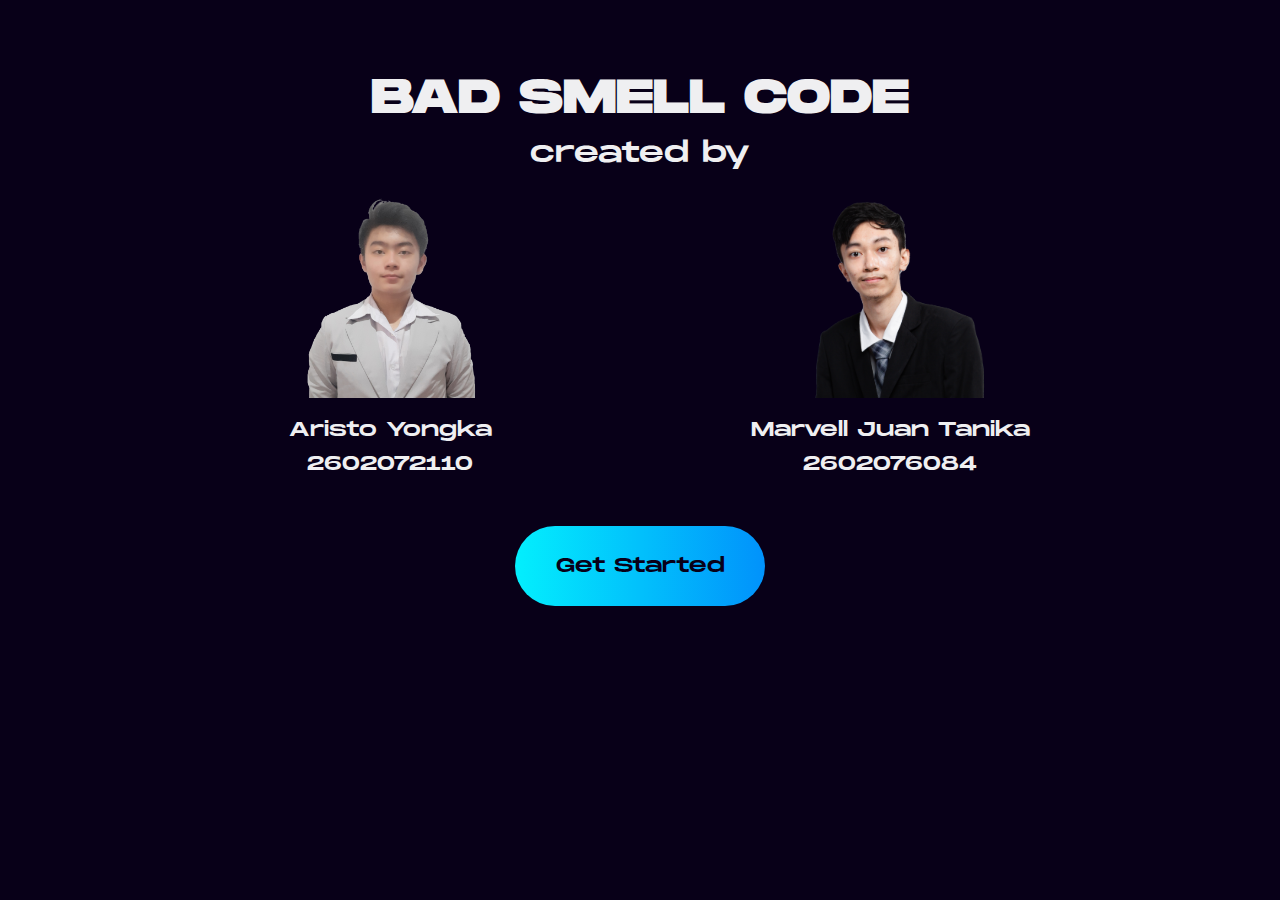
<file: index.html>
<!DOCTYPE html>
<html lang="en">
<head>
  <meta charset="UTF-8">
  <meta http-equiv="X-UA-Compatible" content="IE=edge">
  <meta name="viewport" content="width=device-width, initial-scale=1.0">
  <title>Bad Smell Code</title>

  <link rel="stylesheet" href="styles/index.css">
</head>
<body>
  <p class="h1">BAD SMELL CODE</p>
  <p class="h2">created by</p>
<div class="creator-grid">
  <div class="creator-info">
    <img class="creatr-img" src="./img/aristo.png">
    <p class="creator-name">Aristo Yongka</p>
    <p class="creator-nim">2602072110</p>
  </div> 
  <div class="creator-info">
    <img class="creatr-img" src="./img/marvell.png">
    <p class="creator-name">Marvell Juan Tanika</p>
    <p class="creator-nim">2602076084</p>
  </div> 
</div>

  <a href="homePage.html" class="get-started-btn">Get Started</a>
  
</body>
</html>
</file>
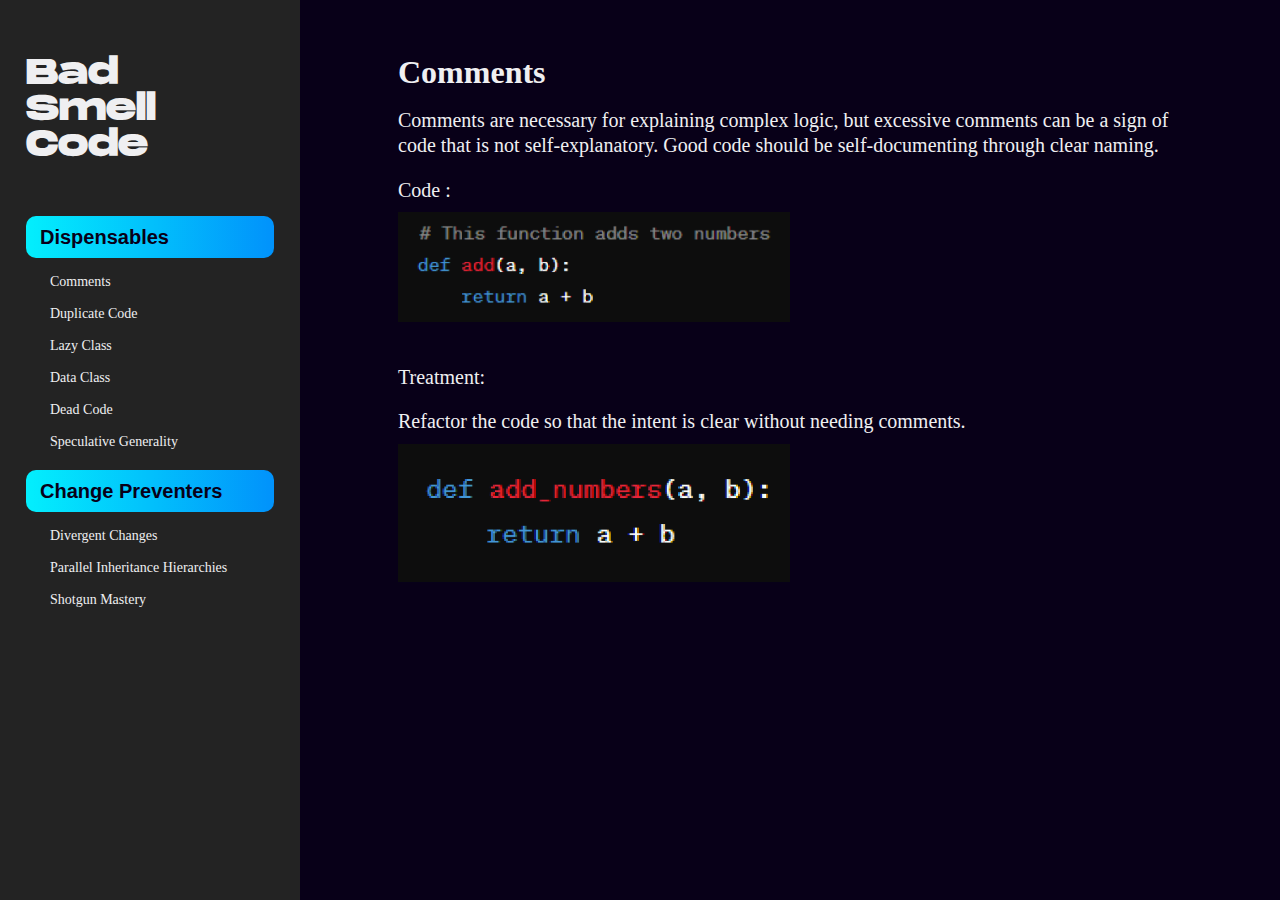
<file: comments.html>
<!DOCTYPE html>
<html lang="en">
<head>

  <meta charset="UTF-8">
  <meta http-equiv="X-UA-Compatible" content="IE=edge">
  <meta name="viewport" content="width=device-width, initial-scale=1.0">
  <title>Bad Smell Code</title>

  <link rel="stylesheet" href="./styles/detailPage.css">
</head>
<body>
  <nav class="sidebar">
    <div class="sidebar-container">
      <p class="logo">Bad Smell Code</p>
      <div class="sidebar-btn-container">
        <button class="category">Dispensables</button>
        <a href="comments.html" class="sub-category">Comments</a>
        <a href="duplicateCode.html" class="sub-category">Duplicate Code</a>
        <a href="lazyClass.html" class="sub-category">Lazy Class</a>
        <a href="dataClass.html" class="sub-category">Data Class</a>
        <a href="deadCode.html" class="sub-category">Dead Code</a>
        <a href="speculativeGenerality.html" class="sub-category">Speculative Generality</a>
        <button class="category">Change Preventers</button>
        <a href="divergentChanges.html" class="sub-category">Divergent Changes</a>
        <a href="parallelInheritanceHierarchies.html" class="sub-category">Parallel Inheritance Hierarchies</a>
        <a href="shotgunMastery.html" class="sub-category">Shotgun Mastery</a>
      </div>
    </div>
  </nav>

  <main>
    <div class="main-container">
      <p class="h1">Comments</p>
      <p class="definition">Comments are necessary for explaining complex logic, but excessive comments can be a sign of code that is not self-explanatory. Good code should be self-documenting through clear naming.</p>
      <p class="code">Code :</p>
      <img src="img/comments-before.png">
      <p class="treatment :">Treatment:</p>
      <p class="treatment-answer">Refactor the code so that the intent is clear without needing comments.</p>
      <img src="img/comments-after.png">
    </div>
  </main>
</body>
</html>
</file>
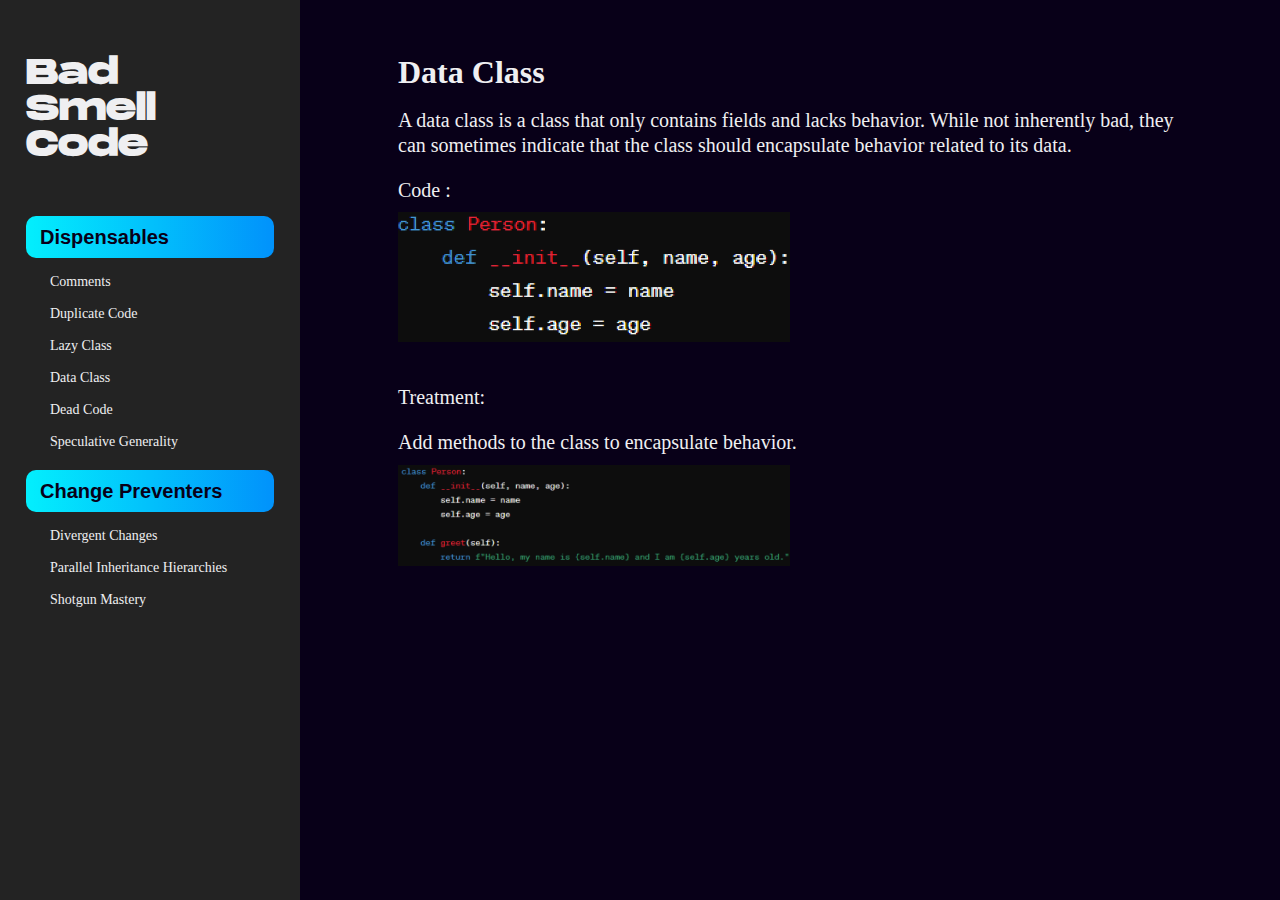
<file: dataClass.html>
<!DOCTYPE html>
<html lang="en">
<head>
  <meta charset="UTF-8">
  <meta http-equiv="X-UA-Compatible" content="IE=edge">
  <meta name="viewport" content="width=device-width, initial-scale=1.0">
  <title>Bad Smell Code</title>

  <link rel="stylesheet" href="./styles/detailPage.css">
</head>
<body>
  <nav class="sidebar">
    <div class="sidebar-container">
      <p class="logo">Bad Smell Code</p>
      <div class="sidebar-btn-container">
        <button class="category">Dispensables</button>
        <a href="comments.html" class="sub-category">Comments</a>
        <a href="duplicateCode.html" class="sub-category">Duplicate Code</a>
        <a href="lazyClass.html" class="sub-category">Lazy Class</a>
        <a href="dataClass.html" class="sub-category">Data Class</a>
        <a href="deadCode.html" class="sub-category">Dead Code</a>
        <a href="speculativeGenerality.html" class="sub-category">Speculative Generality</a>
        <button class="category">Change Preventers</button>
        <a href="divergentChanges.html" class="sub-category">Divergent Changes</a>
        <a href="parallelInheritanceHierarchies.html" class="sub-category">Parallel Inheritance Hierarchies</a>
        <a href="shotgunMastery.html" class="sub-category">Shotgun Mastery</a>
      </div>
    </div>
  </nav>

  <main>
    <div class="main-container">
      <p class="h1">Data Class</p>
      <p class="definition">A data class is a class that only contains fields and lacks behavior. While not inherently bad, they can sometimes indicate that the class should encapsulate behavior related to its data.</p>
      <p class="code">Code :</p>
      <img src="img/dataClass-before.png">
      <p class="treatment :">Treatment:</p>
      <p class="treatment-answer">Add methods to the class to encapsulate behavior.</p>
      <img src="img/dataClass-after.png">
    </div>
  </main>
</body>
</html>
</file>
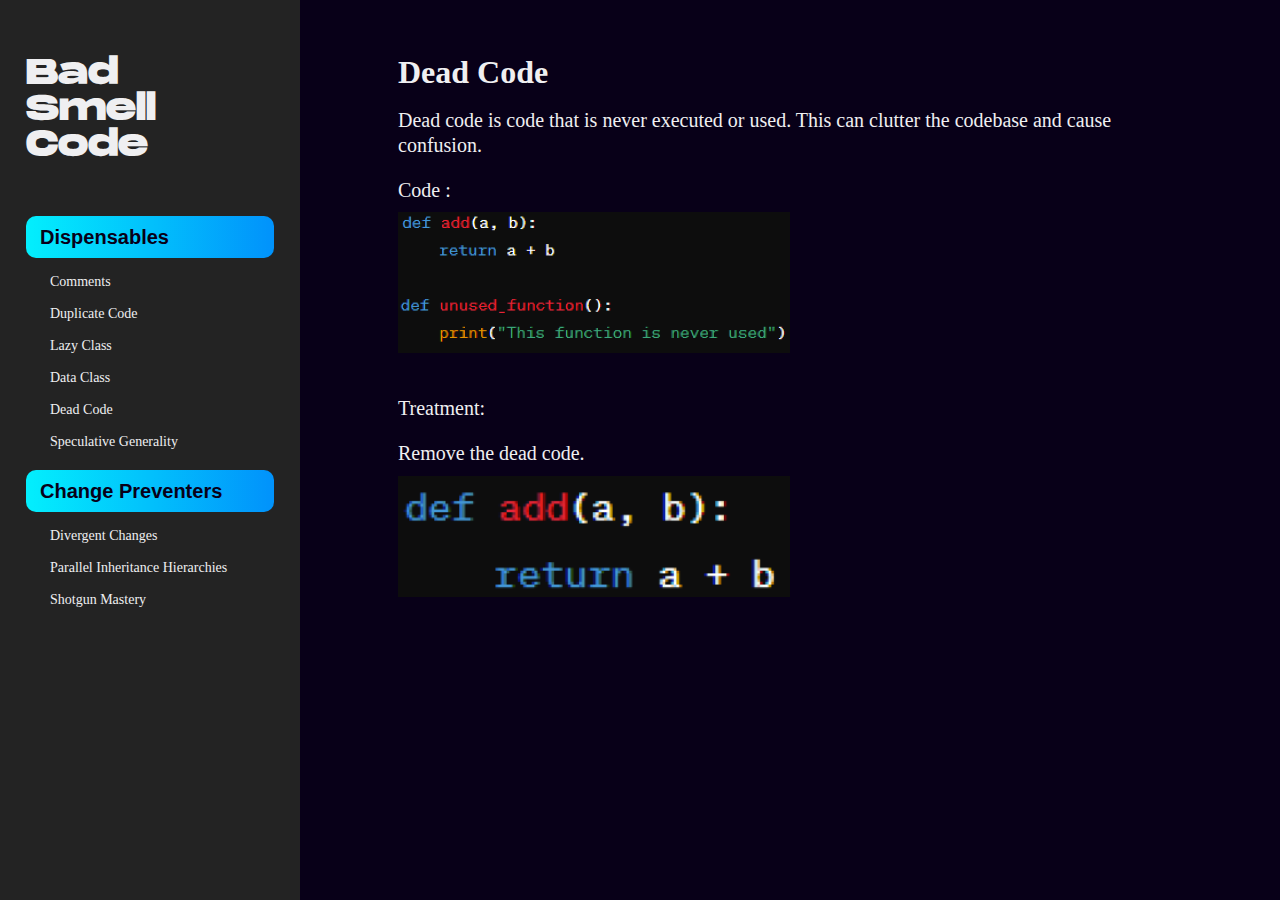
<file: deadCode.html>
<!DOCTYPE html>
<html lang="en">
<head>
  <meta charset="UTF-8">
  <meta http-equiv="X-UA-Compatible" content="IE=edge">
  <meta name="viewport" content="width=device-width, initial-scale=1.0">
  <title>Bad Smell Code</title>

  <link rel="stylesheet" href="./styles/detailPage.css">
</head>
<body>
  <nav class="sidebar">
    <div class="sidebar-container">
      <p class="logo">Bad Smell Code</p>
      <div class="sidebar-btn-container">
        <button class="category">Dispensables</button>
        <a href="comments.html" class="sub-category">Comments</a>
        <a href="duplicateCode.html" class="sub-category">Duplicate Code</a>
        <a href="lazyClass.html" class="sub-category">Lazy Class</a>
        <a href="dataClass.html" class="sub-category">Data Class</a>
        <a href="deadCode.html" class="sub-category">Dead Code</a>
        <a href="speculativeGenerality.html" class="sub-category">Speculative Generality</a>
        <button class="category">Change Preventers</button>
        <a href="divergentChanges.html" class="sub-category">Divergent Changes</a>
        <a href="parallelInheritanceHierarchies.html" class="sub-category">Parallel Inheritance Hierarchies</a>
        <a href="shotgunMastery.html" class="sub-category">Shotgun Mastery</a>
      </div>
    </div>
  </nav>

  <main>
    <div class="main-container">
      <p class="h1">Dead Code</p>
      <p class="definition">Dead code is code that is never executed or used. This can clutter the codebase and cause confusion.</p>
      <p class="code">Code :</p>
      <img src="img/deadCode-before.png">
      <p class="treatment :">Treatment:</p>
      <p class="treatment-answer">Remove the dead code.</p>
      <img src="img/deadCode-after.png">
    </div>
  </main>
</body>
</html>
</file>
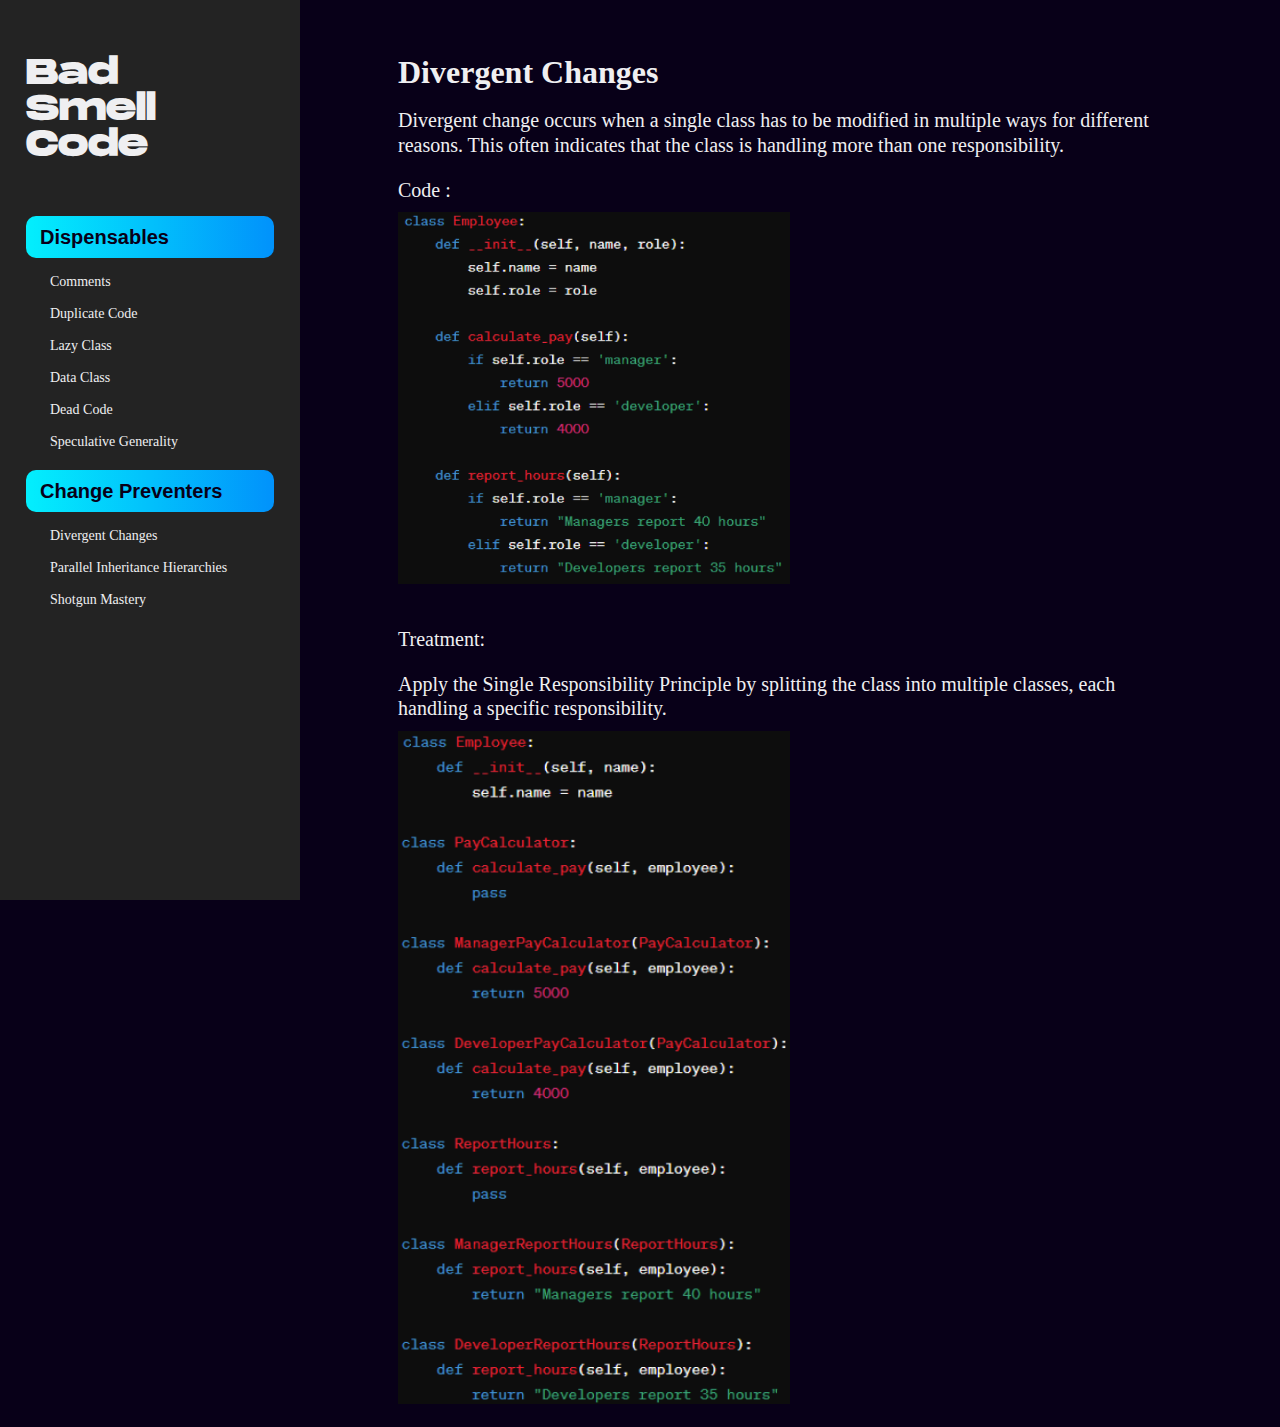
<file: divergentChanges.html>
<!DOCTYPE html>
<html lang="en">
<head>
  <meta charset="UTF-8">
  <meta http-equiv="X-UA-Compatible" content="IE=edge">
  <meta name="viewport" content="width=device-width, initial-scale=1.0">
  <title>Bad Smell Code</title>

  <link rel="stylesheet" href="./styles/detailPage.css">
</head>
<body>
  <nav class="sidebar">
    <div class="sidebar-container">
      <p class="logo">Bad Smell Code</p>
      <div class="sidebar-btn-container">
        <button class="category">Dispensables</button>
        <a href="comments.html" class="sub-category">Comments</a>
        <a href="duplicateCode.html" class="sub-category">Duplicate Code</a>
        <a href="lazyClass.html" class="sub-category">Lazy Class</a>
        <a href="dataClass.html" class="sub-category">Data Class</a>
        <a href="deadCode.html" class="sub-category">Dead Code</a>
        <a href="speculativeGenerality.html" class="sub-category">Speculative Generality</a>
        <button class="category">Change Preventers</button>
        <a href="divergentChanges.html" class="sub-category">Divergent Changes</a>
        <a href="parallelInheritanceHierarchies.html" class="sub-category">Parallel Inheritance Hierarchies</a>
        <a href="shotgunMastery.html" class="sub-category">Shotgun Mastery</a>
      </div>
    </div>
  </nav>

  <main>
    <div class="main-container">
      <p class="h1">Divergent Changes</p>
      <p class="definition">Divergent change occurs when a single class has to be modified in multiple ways for different reasons. This often indicates that the class is handling more than one responsibility.</p>
      <p class="code">Code :</p>
      <img src="img/divergentChanges-before.png">
      <p class="treatment :">Treatment:</p>
      <p class="treatment-answer">Apply the Single Responsibility Principle by splitting the class 
        into multiple classes, each handling a specific responsibility.</p>
      <img src="img/divergentChanges-after.png">
    </div>
  </main>
</body>
</html>
</file>
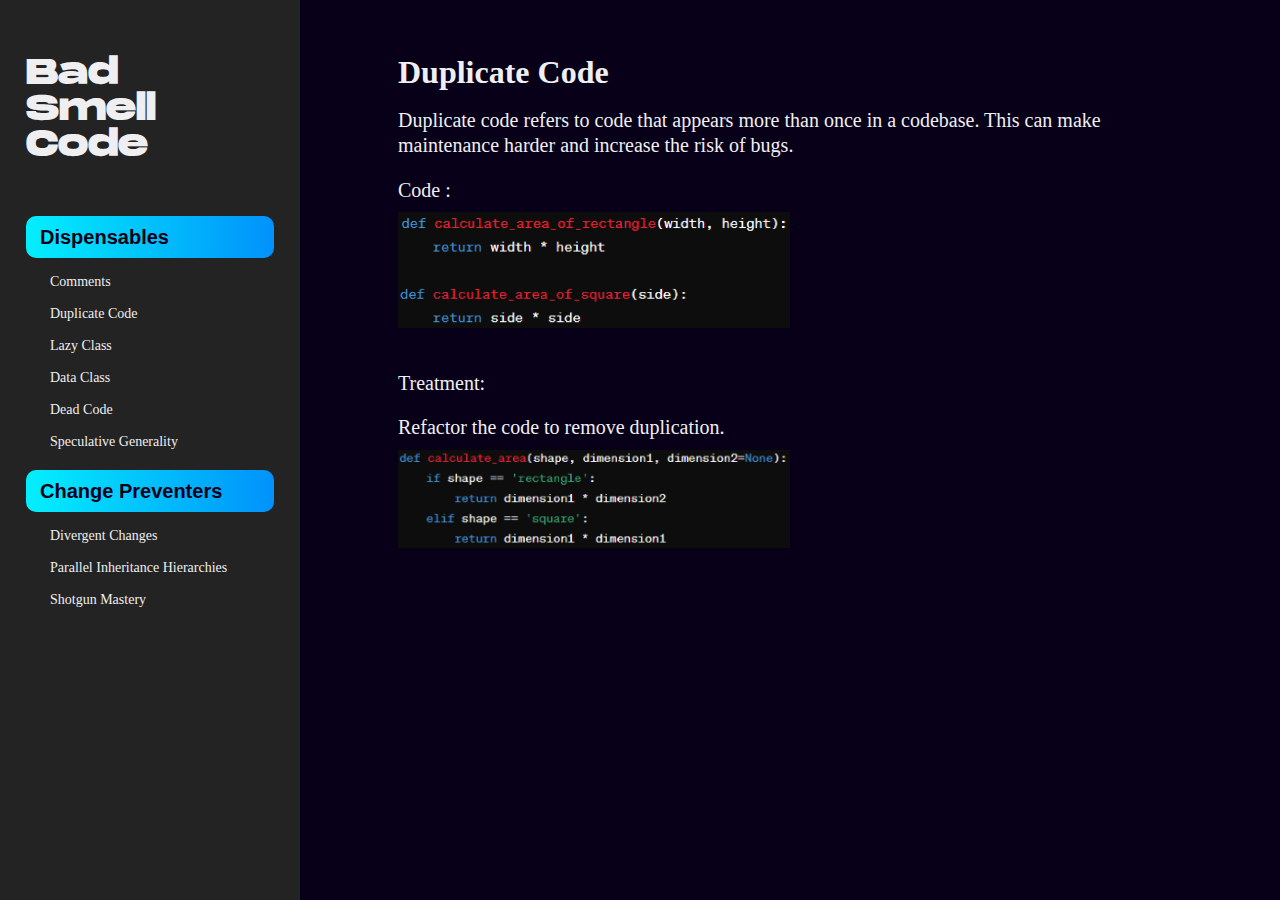
<file: duplicateCode.html>
<!DOCTYPE html>
<html lang="en">
<head>
  <meta charset="UTF-8">
  <meta http-equiv="X-UA-Compatible" content="IE=edge">
  <meta name="viewport" content="width=device-width, initial-scale=1.0">
  <title>Bad Smell Code</title>

  <link rel="stylesheet" href="./styles/detailPage.css">
</head>
<body>
  <nav class="sidebar">
    <div class="sidebar-container">
      <p class="logo">Bad Smell Code</p>
      <div class="sidebar-btn-container">
        <button class="category">Dispensables</button>
        <a href="comments.html" class="sub-category">Comments</a>
        <a href="duplicateCode.html" class="sub-category">Duplicate Code</a>
        <a href="lazyClass.html" class="sub-category">Lazy Class</a>
        <a href="dataClass.html" class="sub-category">Data Class</a>
        <a href="deadCode.html" class="sub-category">Dead Code</a>
        <a href="speculativeGenerality.html" class="sub-category">Speculative Generality</a>
        <button class="category">Change Preventers</button>
        <a href="divergentChanges.html" class="sub-category">Divergent Changes</a>
        <a href="parallelInheritanceHierarchies.html" class="sub-category">Parallel Inheritance Hierarchies</a>
        <a href="shotgunMastery.html" class="sub-category">Shotgun Mastery</a>
      </div>
    </div>
  </nav>

  <main>
    <div class="main-container">
      <p class="h1">Duplicate Code</p>
      <p class="definition">Duplicate code refers to code that appears more than once in a codebase. This can make maintenance harder and increase the risk of bugs.</p>
      <p class="code">Code :</p>
      <img src="img/duplicateCode-before.png">
      <p class="treatment :">Treatment:</p>
      <p class="treatment-answer">Refactor the code to remove duplication.</p>
      <img src="img/duplicateCode-after.png">
    </div>
  </main>
</body>
</html>
</file>
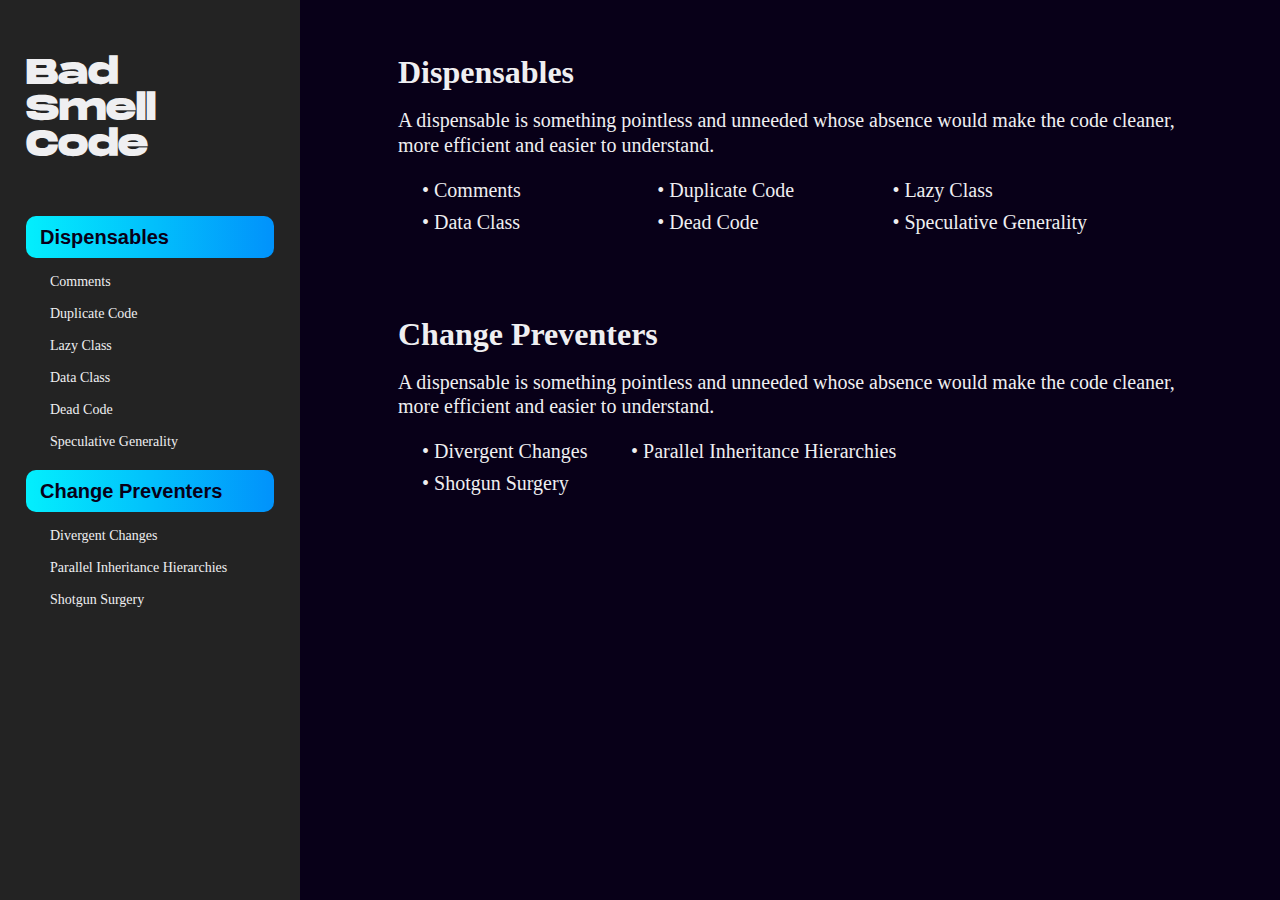
<file: homePage.html>
<!DOCTYPE html>
<html lang="en">
<head>
  <meta charset="UTF-8">
  <meta http-equiv="X-UA-Compatible" content="IE=edge">
  <meta name="viewport" content="width=device-width, initial-scale=1.0">
  <title>Bad Smell Code</title>

  <link rel="stylesheet" href="./styles/homePage.css">
</head>
<body>
  <nav class="sidebar">
    <div class="sidebar-container">
      <p class="logo">Bad Smell Code</p>
      <div class="sidebar-btn-container">
        <button class="category">Dispensables</button>
        <a href="comments.html" class="sub-category">Comments</a>
        <a href="duplicateCode.html" class="sub-category">Duplicate Code</a>
        <a href="lazyClass.html" class="sub-category">Lazy Class</a>
        <a href="dataClass.html" class="sub-category">Data Class</a>
        <a href="deadCode.html" class="sub-category">Dead Code</a>
        <a href="speculativeGenerality.html" class="sub-category">Speculative Generality</a>
        <button class="category">Change Preventers</button>
        <a href="divergentChanges.html" class="sub-category">Divergent Changes</a>
        <a href="parallelInheritanceHierarchies.html" class="sub-category">Parallel Inheritance Hierarchies</a>
        <a href="shotgunMastery.html" class="sub-category">Shotgun Surgery</a>
      </div>
    </div>
  </nav>

  <main>
    <div class="main-container">
      <p class="h1">Dispensables</p>
      <p class="h2">A dispensable is something pointless and unneeded whose absence would make the code cleaner, more efficient and easier to understand.</p>
      <div class="category-grid-6">
        <a href="comments.html" class="sub-category">&#8226; Comments</a>
        <a href="duplicateCode.html" class="sub-category">&#8226; Duplicate Code</a>
        <a href="lazyClass.html" class="sub-category">&#8226; Lazy Class</a>
        <a href="dataClass.html" class="sub-category">&#8226; Data Class</a>
        <a href="deadCode.html" class="sub-category">&#8226; Dead Code</a>
        <a href="speculativeGenerality.html" class="sub-category">&#8226; Speculative Generality</a>
      </div>
      <p class="h1">Change Preventers</p>
      <p class="h2">A dispensable is something pointless and unneeded whose absence would make the code cleaner, more efficient and easier to understand.</p>
      <div class="category-grid-3">
        <a href="divergentChanges.html" class="sub-category">&#8226; Divergent Changes</a>
        <a href="parallelInheritanceHierarchies.html" class="sub-category">&#8226; Parallel Inheritance Hierarchies</a>
        <a href="shotgunMastery.html" class="sub-category">&#8226; Shotgun Surgery</a>
      </div>
    </div>
  </main>
</body>
</html>
</file>
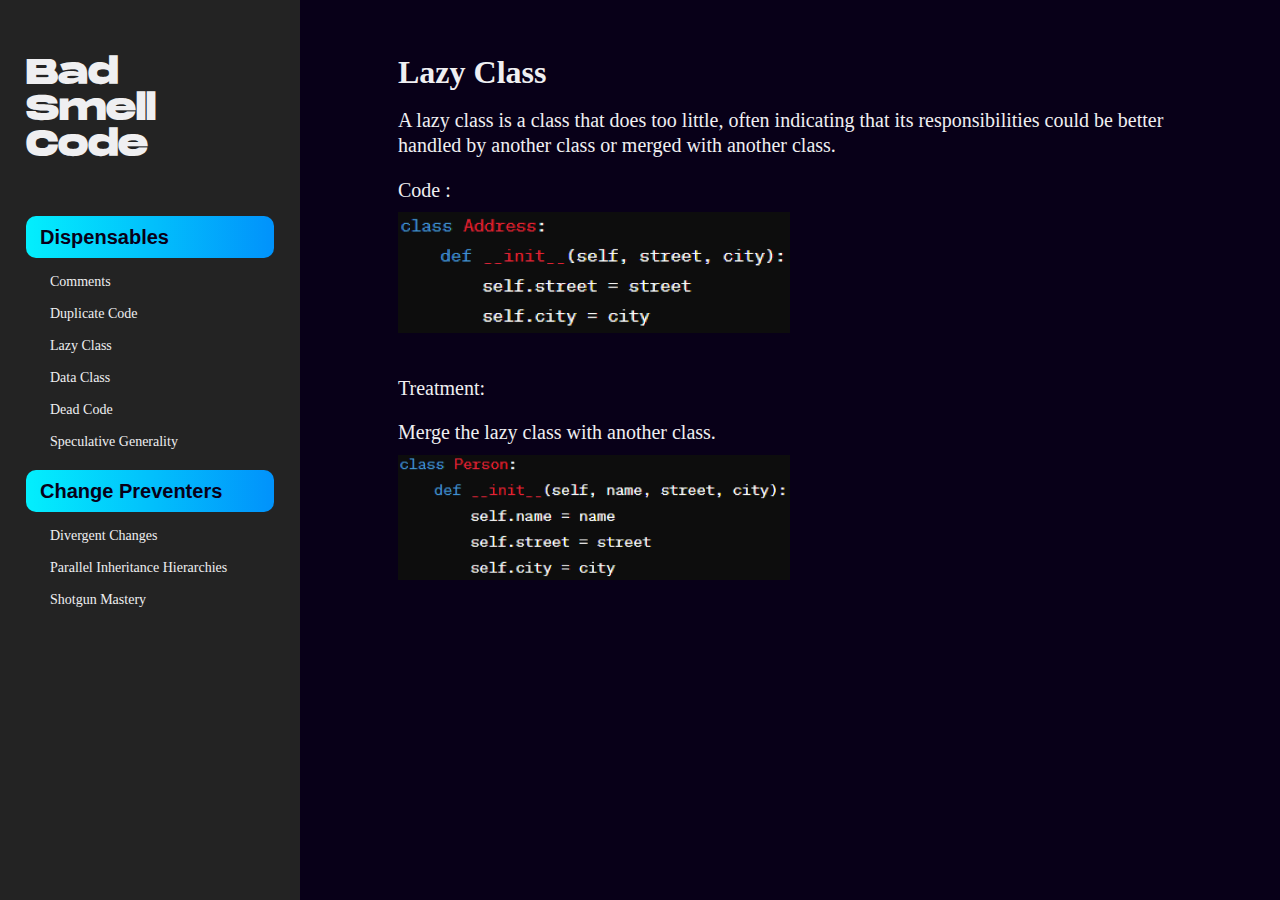
<file: lazyClass.html>
<!DOCTYPE html>
<html lang="en">
<head>
  <meta charset="UTF-8">
  <meta http-equiv="X-UA-Compatible" content="IE=edge">
  <meta name="viewport" content="width=device-width, initial-scale=1.0">
  <title>Bad Smell Code</title>

  <link rel="stylesheet" href="./styles/detailPage.css">
</head>
<body>
  <nav class="sidebar">
    <div class="sidebar-container">
      <p class="logo">Bad Smell Code</p>
      <div class="sidebar-btn-container">
        <button class="category">Dispensables</button>
        <a href="comments.html" class="sub-category">Comments</a>
        <a href="duplicateCode.html" class="sub-category">Duplicate Code</a>
        <a href="lazyClass.html" class="sub-category">Lazy Class</a>
        <a href="dataClass.html" class="sub-category">Data Class</a>
        <a href="deadCode.html" class="sub-category">Dead Code</a>
        <a href="speculativeGenerality.html" class="sub-category">Speculative Generality</a>
        <button class="category">Change Preventers</button>
        <a href="divergentChanges.html" class="sub-category">Divergent Changes</a>
        <a href="parallelInheritanceHierarchies.html" class="sub-category">Parallel Inheritance Hierarchies</a>
        <a href="shotgunMastery.html" class="sub-category">Shotgun Mastery</a>
      </div>
    </div>
  </nav>

  <main>
    <div class="main-container">
      <p class="h1">Lazy Class</p>
      <p class="definition">A lazy class is a class that does too little, often indicating that its responsibilities could be better handled by another class or merged with another class.</p>
      <p class="code">Code :</p>
      <img src="img/lazyClass-before.png">
      <p class="treatment :">Treatment:</p>
      <p class="treatment-answer">Merge the lazy class with another class.</p>
      <img src="img/lazyClass-after.png">
    </div>
  </main>
</body>
</html>
</file>
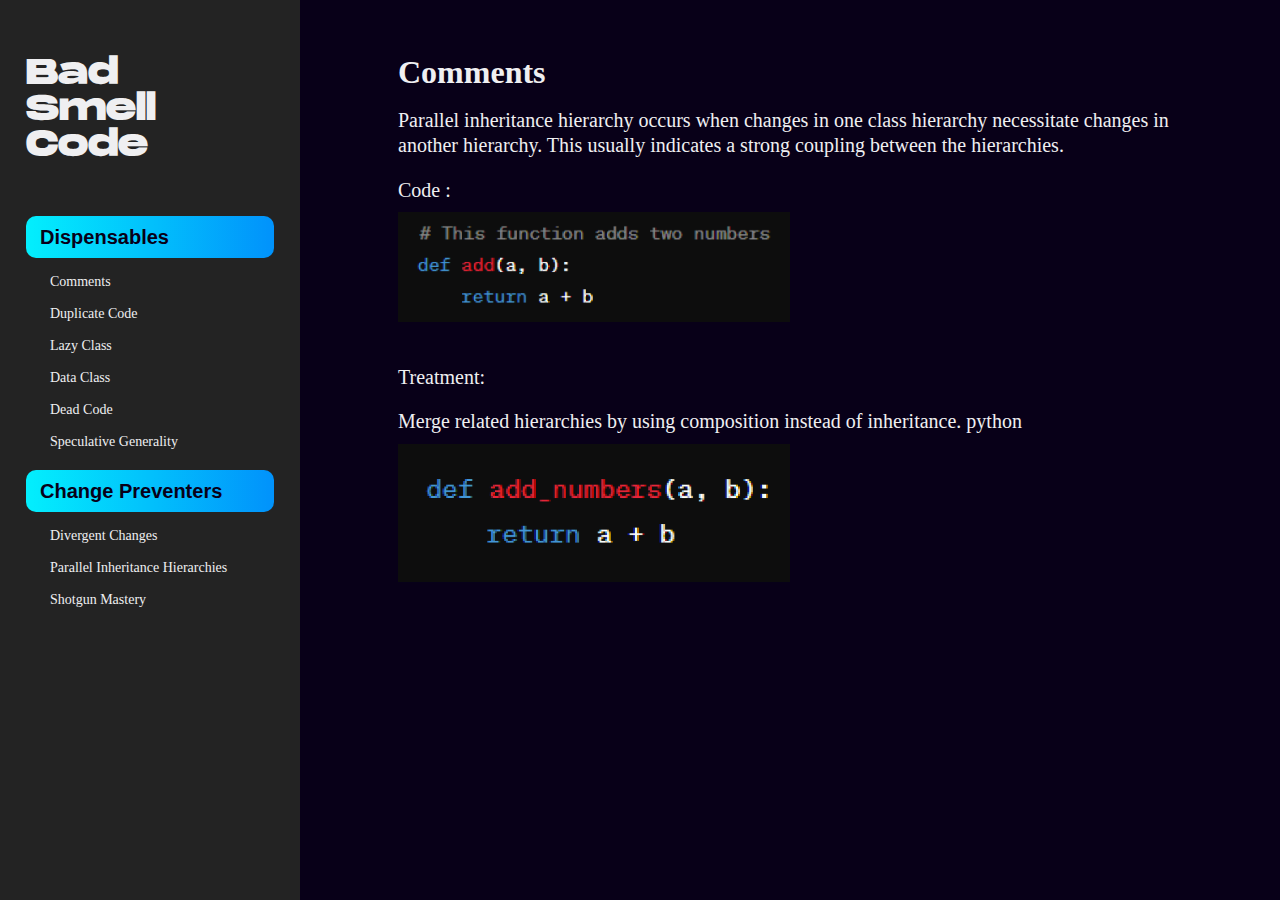
<file: parallelInheritanceHierarchies.html>
<!DOCTYPE html>
<html lang="en">
<head>
  <meta charset="UTF-8">
  <meta http-equiv="X-UA-Compatible" content="IE=edge">
  <meta name="viewport" content="width=device-width, initial-scale=1.0">
  <title>Bad Smell Code</title>

  <link rel="stylesheet" href="./styles/detailPage.css">
</head>
<body>
  <nav class="sidebar">
    <div class="sidebar-container">
      <p class="logo">Bad Smell Code</p>
      <div class="sidebar-btn-container">
        <button class="category">Dispensables</button>
        <a href="comments.html" class="sub-category">Comments</a>
        <a href="duplicateCode.html" class="sub-category">Duplicate Code</a>
        <a href="lazyClass.html" class="sub-category">Lazy Class</a>
        <a href="dataClass.html" class="sub-category">Data Class</a>
        <a href="deadCode.html" class="sub-category">Dead Code</a>
        <a href="speculativeGenerality.html" class="sub-category">Speculative Generality</a>
        <button class="category">Change Preventers</button>
        <a href="divergentChanges.html" class="sub-category">Divergent Changes</a>
        <a href="parallelInheritanceHierarchies.html" class="sub-category">Parallel Inheritance Hierarchies</a>
        <a href="shotgunMastery.html" class="sub-category">Shotgun Mastery</a>
      </div>
    </div>
  </nav>

  <main>
    <div class="main-container">
      <p class="h1">Comments</p>
      <p class="definition">Parallel inheritance hierarchy occurs when changes in one class hierarchy necessitate changes in another hierarchy. This usually indicates a strong coupling between the hierarchies.</p>
      <p class="code">Code :</p>
      <img src="img/comments-before.png">
      <p class="treatment :">Treatment:</p>
      <p class="treatment-answer">Merge related hierarchies by using composition instead of inheritance.
        python</p>
      <img src="img/comments-after.png">
    </div>
  </main>
</body>
</html>
</file>
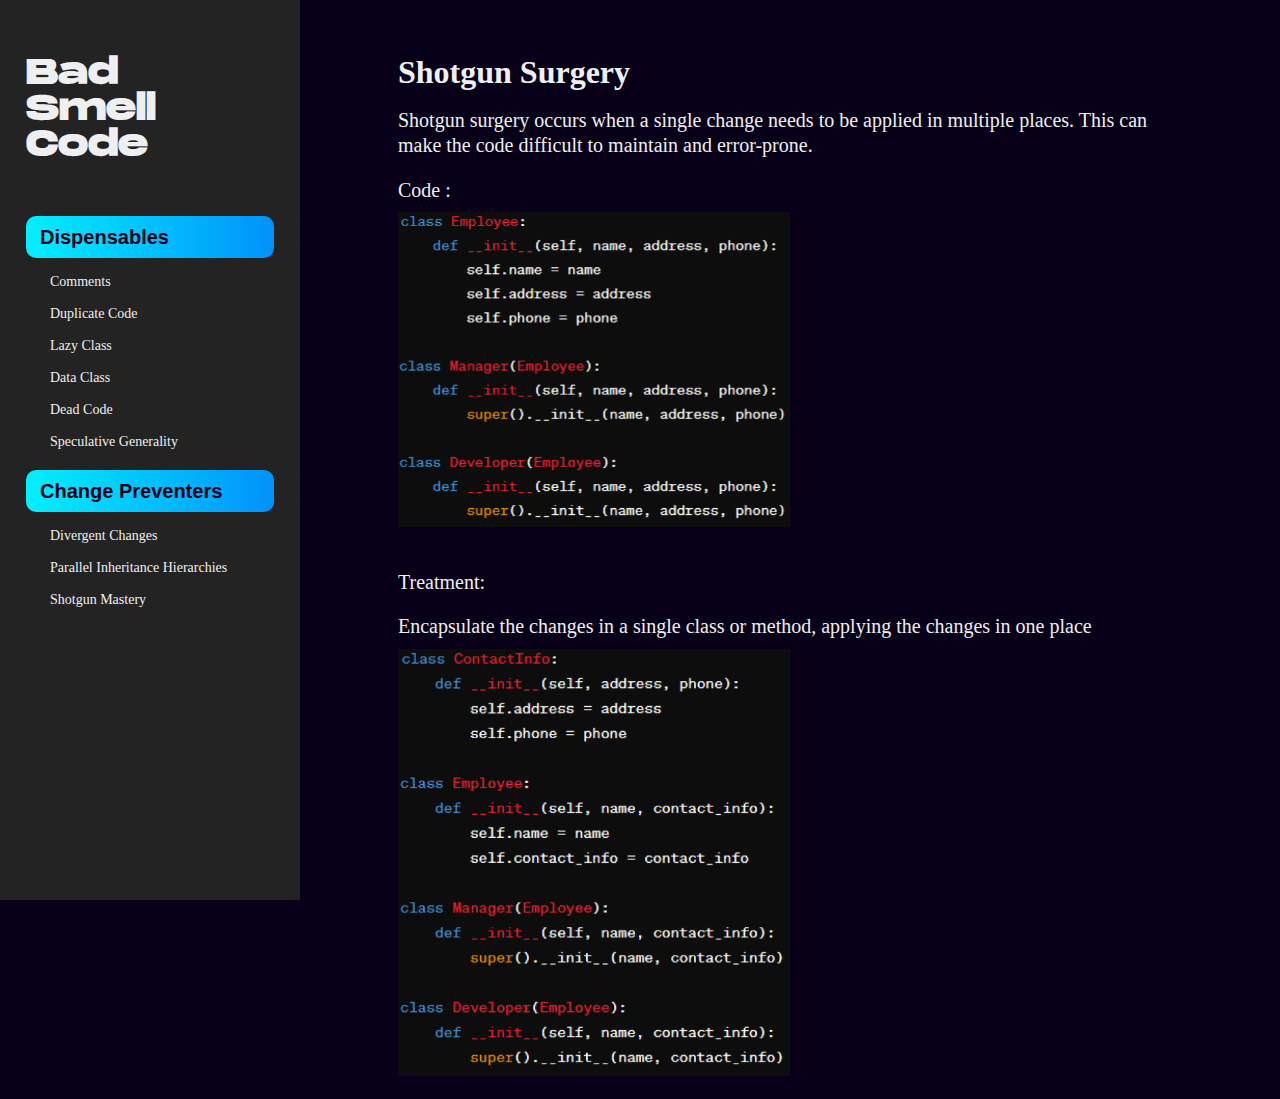
<file: shotgunMastery.html>
<!DOCTYPE html>
<html lang="en">
<head>
  <meta charset="UTF-8">
  <meta http-equiv="X-UA-Compatible" content="IE=edge">
  <meta name="viewport" content="width=device-width, initial-scale=1.0">
  <title>Bad Smell Code</title>

  <link rel="stylesheet" href="./styles/detailPage.css">
</head>
<body>
  <nav class="sidebar">
    <div class="sidebar-container">
      <p class="logo">Bad Smell Code</p>
      <div class="sidebar-btn-container">
        <button class="category">Dispensables</button>
        <a href="comments.html" class="sub-category">Comments</a>
        <a href="duplicateCode.html" class="sub-category">Duplicate Code</a>
        <a href="lazyClass.html" class="sub-category">Lazy Class</a>
        <a href="dataClass.html" class="sub-category">Data Class</a>
        <a href="deadCode.html" class="sub-category">Dead Code</a>
        <a href="speculativeGenerality.html" class="sub-category">Speculative Generality</a>
        <button class="category">Change Preventers</button>
        <a href="divergentChanges.html" class="sub-category">Divergent Changes</a>
        <a href="parallelInheritanceHierarchies.html" class="sub-category">Parallel Inheritance Hierarchies</a>
        <a href="shotgunMastery.html" class="sub-category">Shotgun Mastery</a>
      </div>
    </div>
  </nav>

  <main>
    <div class="main-container">
      <p class="h1">Shotgun Surgery</p>
      <p class="definition">Shotgun surgery occurs when a single change needs to be applied in multiple places. This can make the code difficult to maintain and error-prone.</p>
      <p class="code">Code :</p>
      <img src="img/shotgunSurgery-before.png">
      <p class="treatment :">Treatment:</p>
      <p class="treatment-answer">Encapsulate the changes in a single class or method, applying 
        the changes in one place</p>
      <img src="img/shotgunSurgery-after.png">
    </div>
  </main>
</body>
</html>
</file>
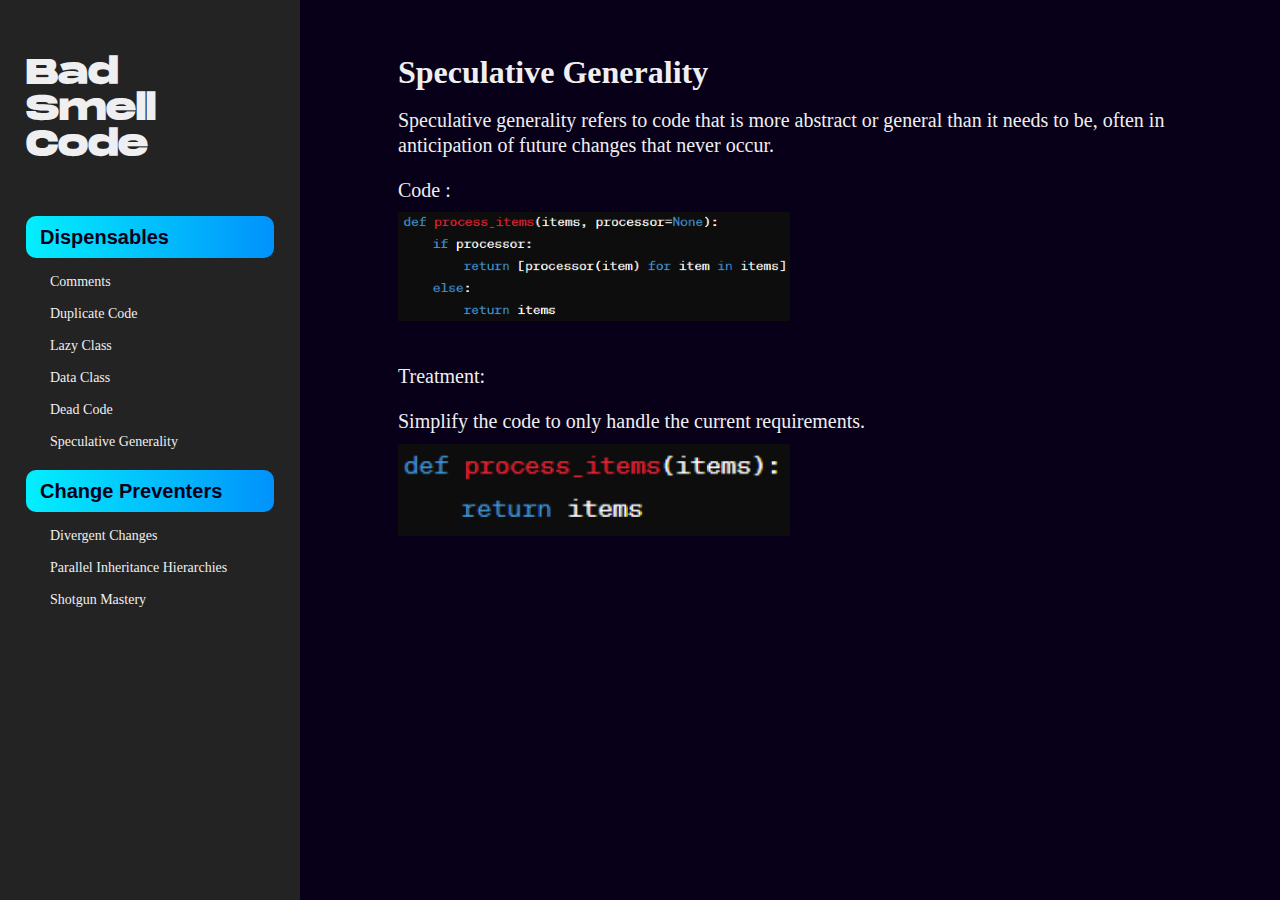
<file: speculativeGenerality.html>
<!DOCTYPE html>
<html lang="en">
<head>
  <meta charset="UTF-8">
  <meta http-equiv="X-UA-Compatible" content="IE=edge">
  <meta name="viewport" content="width=device-width, initial-scale=1.0">
  <title>Bad Smell Code</title>

  <link rel="stylesheet" href="./styles/detailPage.css">
</head>
<body>
  <nav class="sidebar">
    <div class="sidebar-container">
      <p class="logo">Bad Smell Code</p>
      <div class="sidebar-btn-container">
        <button class="category">Dispensables</button>
        <a href="comments.html" class="sub-category">Comments</a>
        <a href="duplicateCode.html" class="sub-category">Duplicate Code</a>
        <a href="lazyClass.html" class="sub-category">Lazy Class</a>
        <a href="dataClass.html" class="sub-category">Data Class</a>
        <a href="deadCode.html" class="sub-category">Dead Code</a>
        <a href="speculativeGenerality.html" class="sub-category">Speculative Generality</a>
        <button class="category">Change Preventers</button>
        <a href="divergentChanges.html" class="sub-category">Divergent Changes</a>
        <a href="parallelInheritanceHierarchies.html" class="sub-category">Parallel Inheritance Hierarchies</a>
        <a href="shotgunMastery.html" class="sub-category">Shotgun Mastery</a>
      </div>
    </div>
  </nav>

  <main>
    <div class="main-container">
      <p class="h1">Speculative Generality</p>
      <p class="definition">Speculative generality refers to code that is more abstract or general than it needs to be, often in anticipation of future changes that never occur.</p>
      <p class="code">Code :</p>
      <img src="img/speculativeGenerality-before.png">
      <p class="treatment :">Treatment:</p>
      <p class="treatment-answer">Simplify the code to only handle the current requirements.</p>
      <img src="img/speculativeGenerality-after.png">
    </div>
  </main>
</body>
</html>
</file>
<file: styles/index.css>
@font-face {
  font-family: MonumentExtendedRegular;
  src: url(../font/monumentextended-regular.otf);
}

@font-face {
  font-family: MonumentExtendedUltrabold;
  src: url(../font/monumentextended-ultrabold.otf);
}

body {
  background-color: #080018;
  color: #EFEFF1;
  font-family: MonumentExtendedRegular;
  justify-content: center;
}

.h1 {
  font-size: 48px;
  font-family: MonumentExtendedUltrabold;
  text-align: center;
  margin-bottom: 0px;
  margin-top: 70px;
}

.h2 {
  font-size: 28px;
  text-align: center;
  margin-top: 10px;
}

.creator-grid {
  display: flex;
  flex-direction: row;
  justify-content: space-between;
  margin: 0px auto;
  width: 900px;
}

.creator-info {
  width: 400px;
}

img {
  height: 200px;
  display: block;
  margin-left: auto;
  margin-right: auto;
}

.creator-name, 
.creator-nim {
  font-size: 20px;
  text-align: center;
}

.creator-name {
  margin-bottom: 10px;
}

.creator-nim {
  margin-top: 0px;
  margin-bottom: 50px;
}

.get-started-btn {
  display: flex;
  align-items: center;
  justify-content: center;
  text-decoration: none;
  margin-left: auto;
  margin-right: auto;
  font-family: MonumentExtendedRegular;
  color: #080018;
  font-size: 20px;
  background-image: linear-gradient(to right, #03EFFD , #0192FB);
  width: 250px;
  height: 80px;
  border-radius: 40px;
  transition: opacity 0.15s;
  cursor: pointer;
}

.get-started-btn:hover {
  opacity: 0.5;
}

.get-started-btn:active {
  text-decoration: none;
}
</file>
<file: styles/detailPage.css>
html, body, div, span, applet, object, iframe,
h1, h2, h3, h4, h5, h6, p, blockquote, pre,
a, abbr, acronym, address, big, cite, code,
del, dfn, em, img, ins, kbd, q, s, samp,
small, strike, strong, sub, sup, tt, var,
b, u, i, center,
dl, dt, dd, ol, ul, li,
fieldset, form, label, legend,
table, caption, tbody, tfoot, thead, tr, th, td,
article, aside, canvas, details, embed, 
figure, figcaption, footer, header, hgroup, 
menu, nav, output, ruby, section, summary,
time, mark, audio, video {
	margin: 0;
	padding: 0;
	border: 0;
	font-size: 100%;
	font: inherit;
	vertical-align: baseline;
}
/* HTML5 display-role reset for older browsers */
article, aside, details, figcaption, figure, 
footer, header, hgroup, menu, nav, section {
	display: block;
}
body {
	line-height: 1;
}
ol, ul {
	list-style: none;
}
blockquote, q {
	quotes: none;
}
blockquote:before, blockquote:after,
q:before, q:after {
	content: '';
	content: none;
}
table {
	border-collapse: collapse;
	border-spacing: 0;
}

/* Reset */

@font-face {
  font-family: MonumentExtendedRegular;
  src: url(../font/monumentextended-regular.otf);
}

@font-face {
  font-family: MonumentExtendedUltrabold;
  src: url(../font/monumentextended-ultrabold.otf);
}

body{
  color: #EFEFF1;
  background-color: #080018;
  font-family: montserrat;
  margin-left: 300px;
}

.sidebar {
  width: 300px;
  background-color: #232323;
  position: fixed;
  top: 0;
  left: 0;
  bottom: 0;
  z-index: 200;
}

.sidebar-container {
  width: 248px;
  margin-left: auto;
  margin-right: auto;
  padding-top: 56px;
}

.logo {
  font-family: MonumentExtendedUltrabold;
  font-size: 36px;
  width: 100px;
  margin-bottom: 40px;
}

.sidebar-btn-container {
  background-color: #232323;
  width: 100%;
  display: flex;
  flex-direction: column;
}

.category {
  color: #080018;
  border: 0;
  height: 42px;
  width: 100%;
  border-radius: 10px;
  text-align: left;
  padding-left: 14px;
  font-size: 20px;
  background-image: linear-gradient(to right, #03EFFD , #0192FB);
  font-weight: 600;
  margin-top: 12px;
  margin-bottom: 8px;
}

.sub-category {
  display: flex;
  align-items: center;
  text-decoration: none;
  border: 0;
  text-align: left;
  padding-left: 24px;
  height: 32px;
  color: #EFEFF1;
  font-weight: 500;
  font-size: 14px;
  cursor: pointer;
  transition: opacity 0.15s;
}

.sub-category:hover {
  opacity: 0.7;
}

.sub-category:active {
  text-decoration: none;
}

.main-container {
  width: 80%;
  margin-left: auto;
  margin-right: auto;
  margin-top: 56px;
}

.h1 {
  font-size: 32px;
  font-weight: 700;
}

.definition {
  margin-top: 20px;
  font-size: 20px;
  font-weight: 500;
  line-height: 124%;
}

.code,
.treatment,
.treatment-answer {
  margin-top: 20px;
  font-size: 20px;
  font-weight: 500;
  line-height: 124%;
}

img {
  width: 50%;
  margin-top: 10px;
  margin-bottom: 20px;
}
</file>
<file: styles/homePage.css>
html, body, div, span, applet, object, iframe,
h1, h2, h3, h4, h5, h6, p, blockquote, pre,
a, abbr, acronym, address, big, cite, code,
del, dfn, em, img, ins, kbd, q, s, samp,
small, strike, strong, sub, sup, tt, var,
b, u, i, center,
dl, dt, dd, ol, ul, li,
fieldset, form, label, legend,
table, caption, tbody, tfoot, thead, tr, th, td,
article, aside, canvas, details, embed, 
figure, figcaption, footer, header, hgroup, 
menu, nav, output, ruby, section, summary,
time, mark, audio, video {
	margin: 0;
	padding: 0;
	border: 0;
	font-size: 100%;
	font: inherit;
	vertical-align: baseline;
}
/* HTML5 display-role reset for older browsers */
article, aside, details, figcaption, figure, 
footer, header, hgroup, menu, nav, section {
	display: block;
}
body {
	line-height: 1;
}
ol, ul {
	list-style: none;
}
blockquote, q {
	quotes: none;
}
blockquote:before, blockquote:after,
q:before, q:after {
	content: '';
	content: none;
}
table {
	border-collapse: collapse;
	border-spacing: 0;
}

/* Reset */

@font-face {
  font-family: MonumentExtendedRegular;
  src: url(../font/monumentextended-regular.otf);
}

@font-face {
  font-family: MonumentExtendedUltrabold;
  src: url(../font/monumentextended-ultrabold.otf);
}

body{
  color: #EFEFF1;
  background-color: #080018;
  font-family: montserrat;
  margin-left: 300px;
}

.sidebar {
  width: 300px;
  background-color: #232323;
  position: fixed;
  top: 0;
  left: 0;
  bottom: 0;
  z-index: 200;
}

.sidebar-container {
  /* background-color: aqua; */
  width: 248px;
  margin-left: auto;
  margin-right: auto;
  padding-top: 56px;
}

.logo {
  font-family: MonumentExtendedUltrabold;
  font-size: 36px;
  width: 100px;
  margin-bottom: 40px;
}

.sidebar-btn-container {
  background-color: #232323;
  width: 100%;
  display: flex;
  flex-direction: column;
}

.category {
  color: #080018;
  border: 0;
  height: 42px;
  width: 100%;
  border-radius: 10px;
  text-align: left;
  padding-left: 14px;
  font-size: 20px;
  background-image: linear-gradient(to right, #03EFFD , #0192FB);
  font-weight: 600;
  margin-top: 12px;
  margin-bottom: 8px;
}

.sub-category {
  display: flex;
  align-items: center;
  text-decoration: none;
  border: 0;
  text-align: left;
  padding-left: 24px;
  height: 32px;
  color: #EFEFF1;
  font-weight: 500;
  font-size: 14px;
  cursor: pointer;
  transition: opacity 0.15s;
}

.sub-category:hover {
  opacity: 0.7;
}

.sub-category:active {
  text-decoration: none;
}

.main-container {
  /* background-color: #0192FB; */
  width: 80%;
  margin-left: auto;
  margin-right: auto;
  margin-top: 56px;
}

.h1 {
  font-size: 32px;
  font-weight: 700;
}

.h2 {
  margin-top: 20px;
  font-size: 20px;
  font-weight: 500;
  line-height: 124%;
}

.category-grid-6 {
  /* background-color: #03EFFD; */
  display: grid;
  grid-template-columns: 1fr 1fr 1fr;
  margin-top: 16px;
  width: 90%;
  margin-bottom: 80px;
}

main .sub-category {
  color: #EFEFF1;
  background-color: #080018;
  border: 0;
  text-align: left;
  font-size: 20px;
  font-weight: 500;
  cursor: pointer;
  transition: opacity 0.15s;
}

main button:hover {
  opacity: 0.7;
}

.category-grid-3 {
  /* background-color: #03EFFD; */
  display: grid;
  grid-template-columns: 1fr 2fr;
  margin-top: 16px;
  width: 80%;
}
</file>
